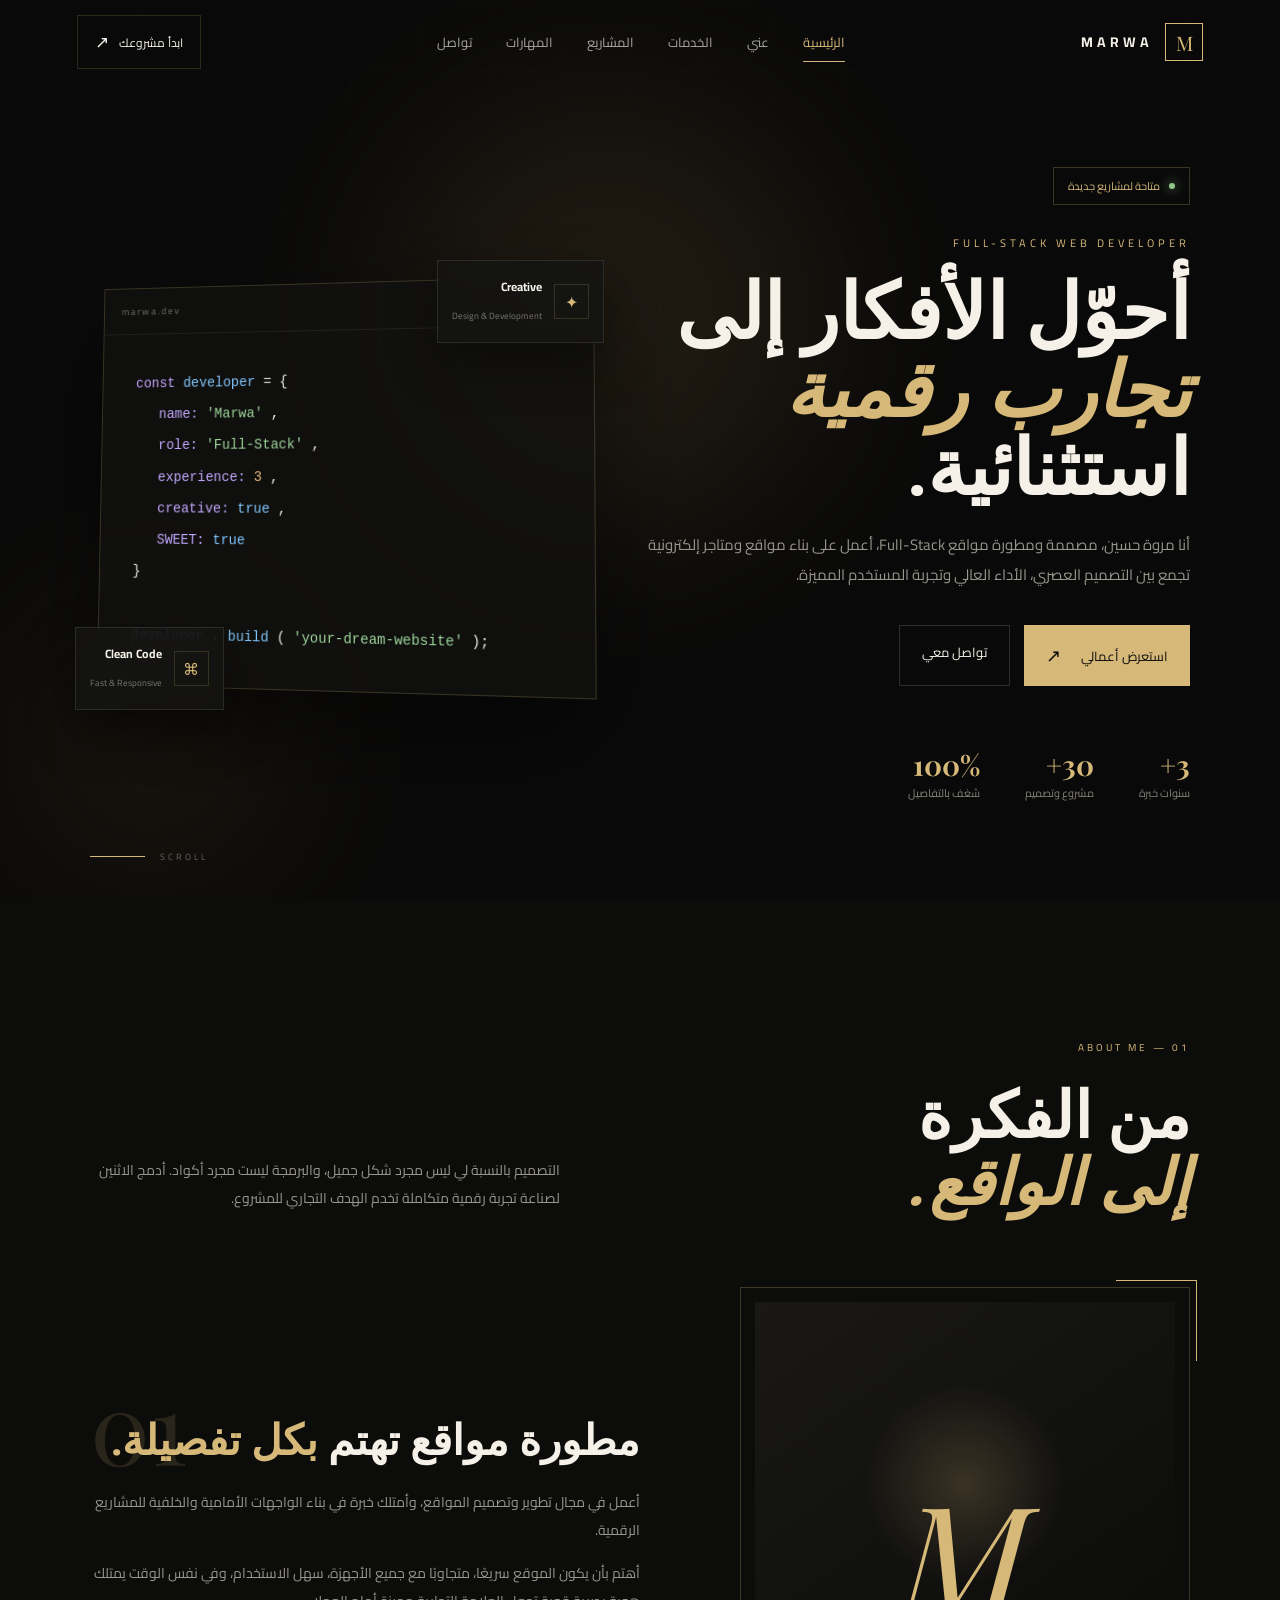
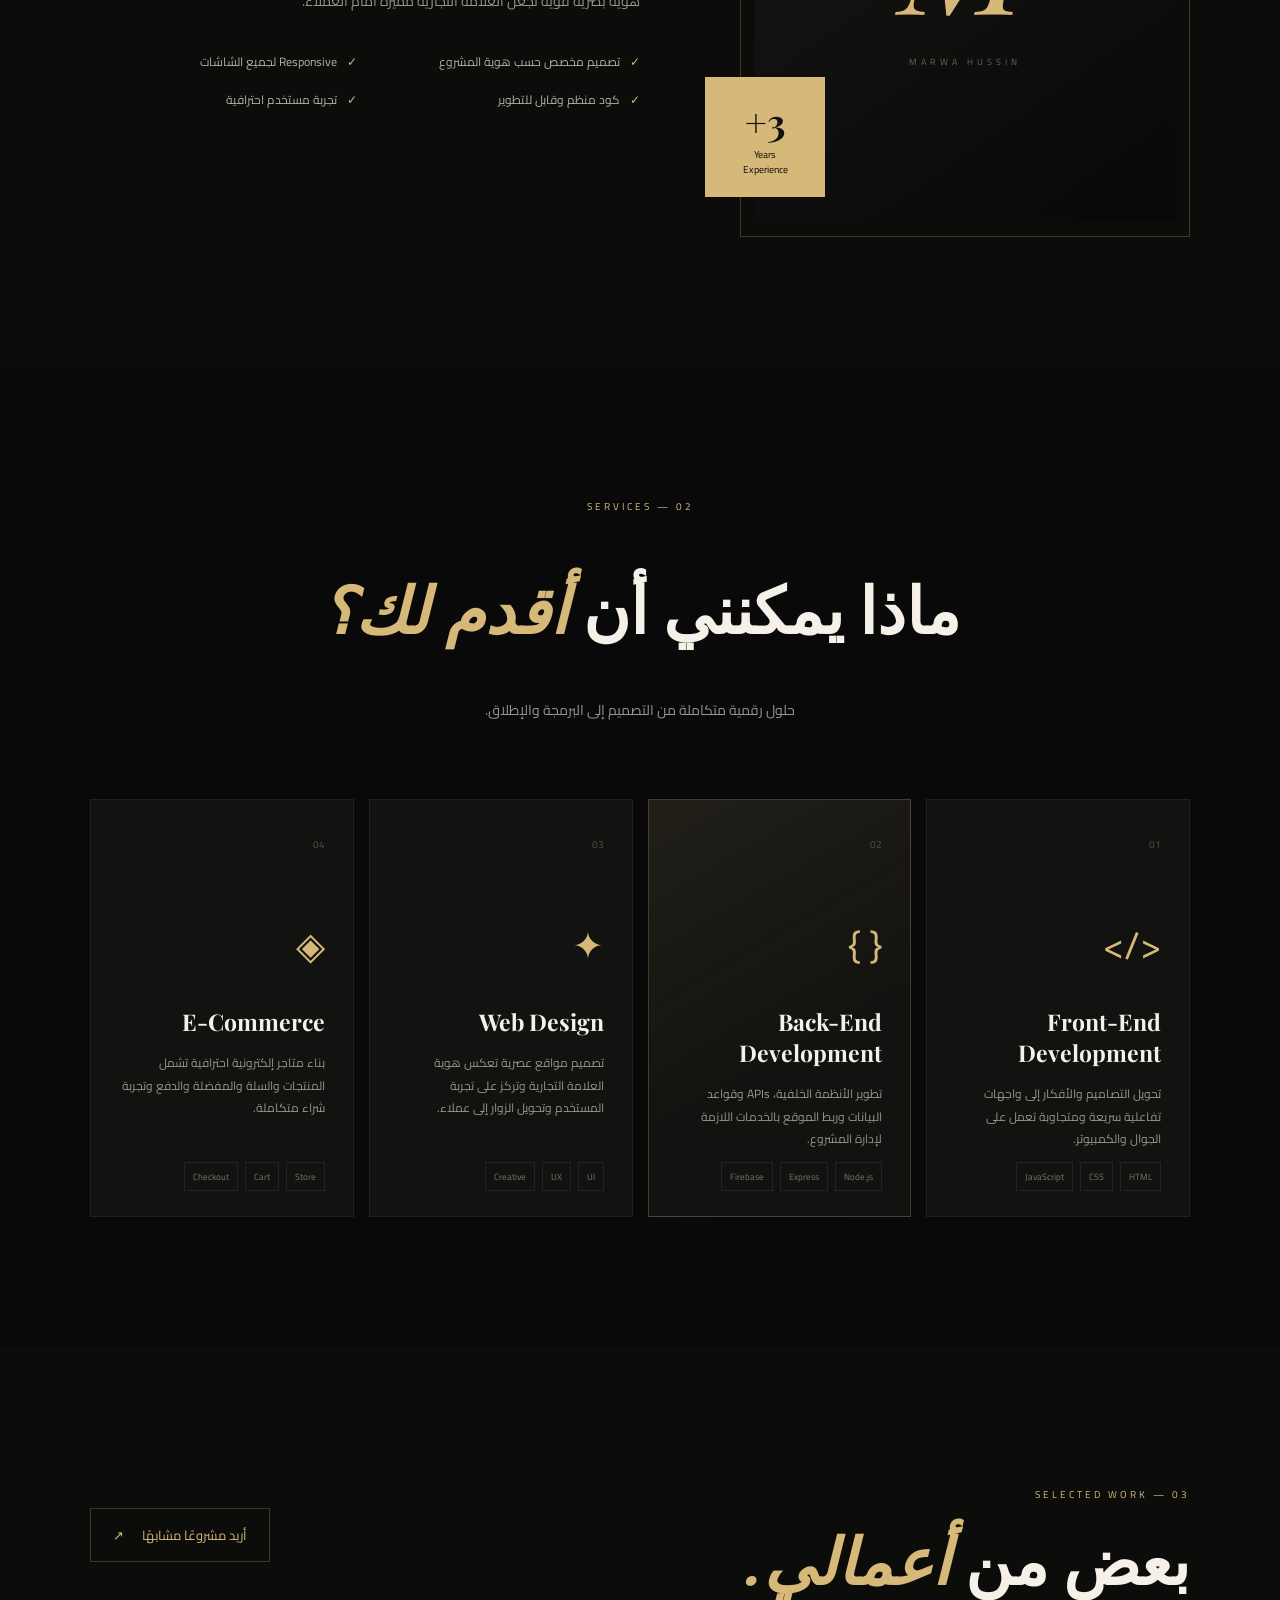
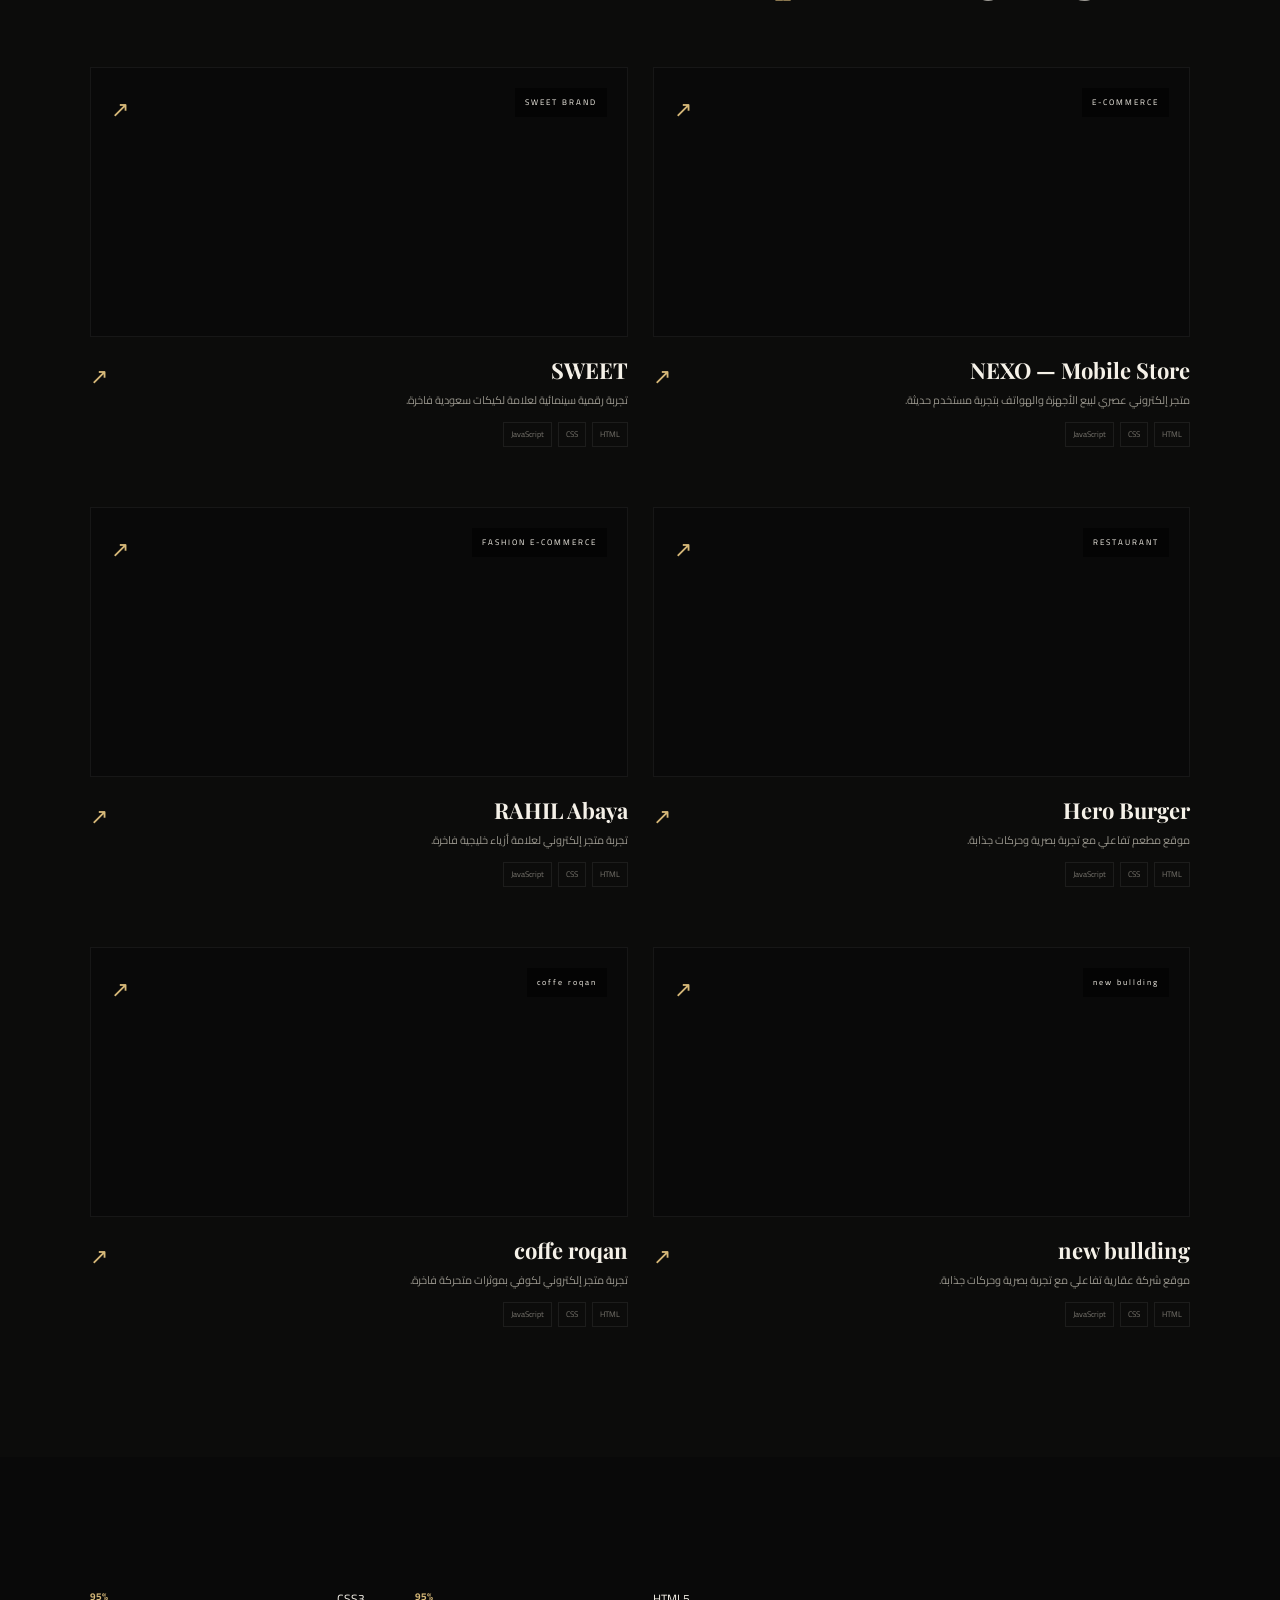
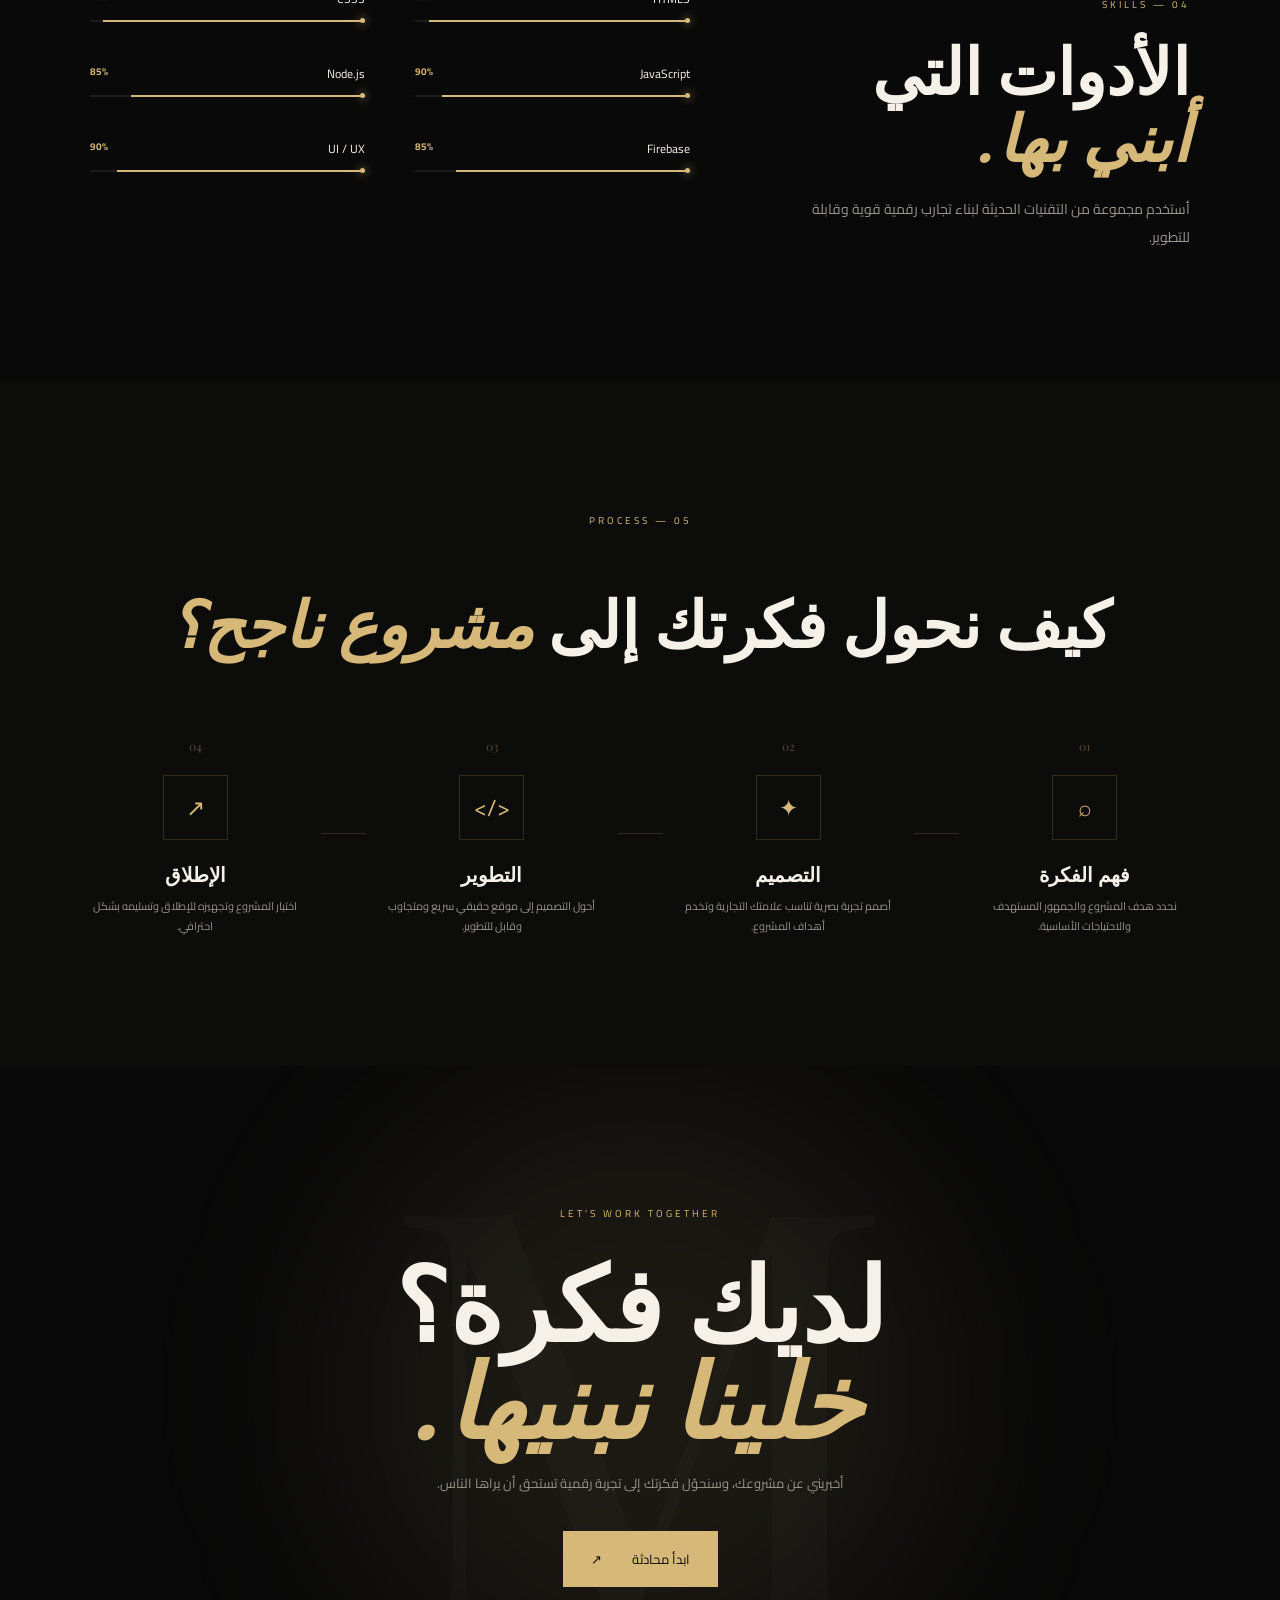
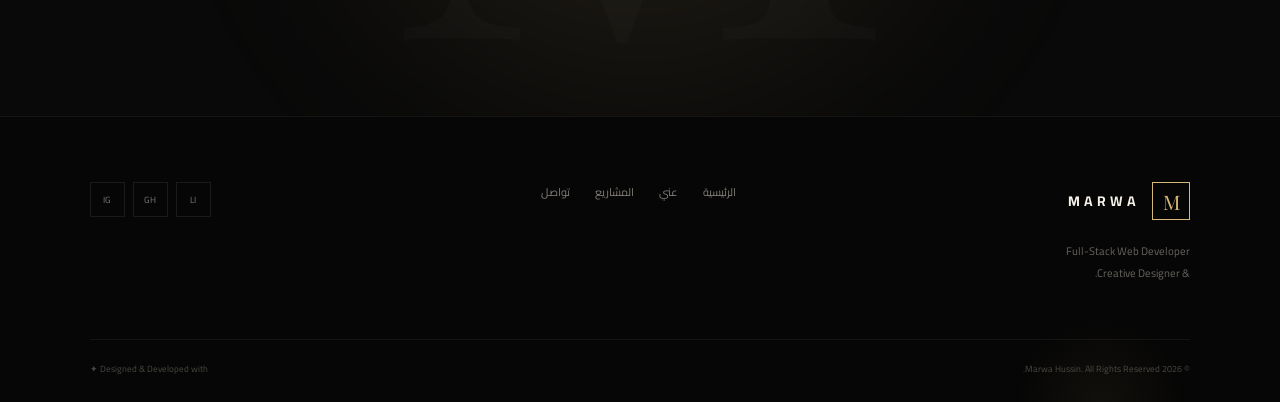
<file: index.html>
<!DOCTYPE html>
<html lang="ar" dir="rtl">

<head>

    <meta charset="UTF-8">

    <meta
        name="viewport"
        content="width=device-width, initial-scale=1.0"
    >

    <meta
        name="theme-color"
        content="#090909"
    >

    <title>
        Marwa Hussin | Full-Stack Web Developer
    </title>

    <meta
        name="description"
        content="Marwa Hussin - Full-Stack Web Developer & Front-End Designer. تصميم وتطوير مواقع ومتاجر إلكترونية عصرية واحترافية."
    >

    <meta
        name="author"
        content="Marwa Hussin"
    >


    <!-- =================================
         GOOGLE FONTS
    ================================== -->

    <link
        rel="preconnect"
        href="https://fonts.googleapis.com"
    >

    <link
        rel="preconnect"
        href="https://fonts.gstatic.com"
        crossorigin
    >

    <link
        href="https://fonts.googleapis.com/css2?family=Cairo:wght@300;400;500;600;700;800&family=Playfair+Display:wght@500;600;700&display=swap"
        rel="stylesheet"
    >


    <!-- =================================
         CSS
    ================================== -->

    <link
        rel="stylesheet"
        href="style.css"
    >

</head>


<body>


    <!-- =================================
         NAVBAR
    ================================== -->

    <header
        class="navbar"
        id="navbar"
    >

        <a
            href="#home"
            class="logo"
            aria-label="Marwa Home"
        >

            <span class="logo-mark">
                M
            </span>

            <span class="logo-text">
                MARWA
            </span>

        </a>


        <nav
            class="nav-links"
            aria-label="Main Navigation"
        >

            <a
                href="#home"
                class="active"
            >
                الرئيسية
            </a>

            <a href="#about">
                عني
            </a>

            <a href="#services">
                الخدمات
            </a>

            <a href="#projects">
                المشاريع
            </a>

            <a href="#skills">
                المهارات
            </a>

            <a href="#contact">
                تواصل
            </a>

        </nav>


        <a
            href="#contact"
            class="nav-contact"
        >

            ابدأ مشروعك

            <span>
                ↗
            </span>

        </a>


        <button
            class="menu-btn"
            id="menuBtn"
            type="button"
            aria-label="فتح القائمة"
            aria-controls="mobileMenu"
            aria-expanded="false"
        >

            <span></span>
            <span></span>
            <span></span>

        </button>

    </header>


    <!-- =================================
         MOBILE MENU
    ================================== -->

    <div
        class="mobile-menu"
        id="mobileMenu"
    >

        <button
            class="mobile-close"
            id="mobileClose"
            type="button"
            aria-label="إغلاق القائمة"
        >
            ×
        </button>


        <a href="#home">
            الرئيسية
        </a>

        <a href="#about">
            عني
        </a>

        <a href="#services">
            الخدمات
        </a>

        <a href="#projects">
            المشاريع
        </a>

        <a href="#skills">
            المهارات
        </a>

        <a href="#contact">
            تواصل
        </a>

    </div>


    <!-- =================================
         MAIN
    ================================== -->

    <main>


        <!-- =================================
             HERO
        ================================== -->

        <section
            class="hero"
            id="home"
        >

            <div class="hero-grid"></div>

            <div class="hero-orb orb-one"></div>

            <div class="hero-orb orb-two"></div>


            <div class="hero-content">


                <div class="hero-tag">

                    <span class="status-dot"></span>

                    متاحة لمشاريع جديدة

                </div>


                <p class="hero-small">
                    FULL-STACK WEB DEVELOPER
                </p>


                <h1>

                    أحوّل الأفكار إلى

                    <span class="gold-text">
                        تجارب رقمية
                    </span>

                    استثنائية.

                </h1>


                <p class="hero-description">

                    أنا مروة حسين، مصممة ومطورة مواقع Full-Stack،
                    أعمل على بناء مواقع ومتاجر إلكترونية تجمع بين
                    التصميم العصري، الأداء العالي وتجربة المستخدم المميزة.

                </p>


                <div class="hero-actions">

                    <a
                        href="#projects"
                        class="primary-btn"
                    >

                        <span>
                            استعرض أعمالي
                        </span>

                        <span class="arrow">
                            ↗
                        </span>

                    </a>


                    <a
                        href="#contact"
                        class="secondary-btn"
                    >
                        تواصل معي
                    </a>

                </div>


                <div class="hero-stats">

                    <div class="stat">

                        <strong>
                            3+
                        </strong>

                        <span>
                            سنوات خبرة
                        </span>

                    </div>


                    <div class="stat">

                        <strong>
                            30+
                        </strong>

                        <span>
                            مشروع وتصميم
                        </span>

                    </div>


                    <div class="stat">

                        <strong>
                            100%
                        </strong>

                        <span>
                            شغف بالتفاصيل
                        </span>

                    </div>

                </div>

            </div>


            <!-- =================================
                 CODE VISUAL
            ================================== -->

            <div class="hero-visual">


                <div class="code-window">


                    <div class="window-header">

                        <div class="window-dots">

                            <span></span>
                            <span></span>
                            <span></span>

                        </div>


                        <div class="window-title">
                            marwa.dev
                        </div>

                    </div>


                    <div class="code-content">

                        <div>

                            <span class="code-purple">
                                const
                            </span>

                            <span class="code-blue">
                                developer
                            </span>

                            <span>
                                =
                            </span>

                            <span>
                                {
                            </span>

                        </div>


                        <div class="indent">

                            <span class="code-purple">
                                name:
                            </span>

                            <span class="code-green">
                                'Marwa'
                            </span>,

                        </div>


                        <div class="indent">

                            <span class="code-purple">
                                role:
                            </span>

                            <span class="code-green">
                                'Full-Stack'
                            </span>,

                        </div>


                        <div class="indent">

                            <span class="code-purple">
                                experience:
                            </span>

                            <span class="code-orange">
                                3
                            </span>,

                        </div>


                        <div class="indent">

                            <span class="code-purple">
                                creative:
                            </span>

                            <span class="code-blue">
                                true
                            </span>,

                        </div>


                        <div class="indent">

                            <span class="code-purple">
                                SWEET:
                            </span>

                            <span class="code-blue">
                                true
                            </span>

                        </div>


                        <div>

                            <span>
                                }
                            </span>

                        </div>


                        <br>


                        <div>

                            <span class="code-purple">
                                developer
                            </span>

                            <span>
                                .
                            </span>

                            <span class="code-blue">
                                build
                            </span>

                            <span>
                                (
                            </span>

                            <span class="code-green">
                                'your-dream-website'
                            </span>

                            <span>
                                );
                            </span>

                        </div>

                    </div>


                    <div class="code-cursor"></div>

                </div>


                <div class="floating-card card-top">

                    <span class="mini-icon">
                        ✦
                    </span>

                    <div>

                        <strong>
                            Creative
                        </strong>

                        <small>
                            Design & Development
                        </small>

                    </div>

                </div>


                <div class="floating-card card-bottom">

                    <span class="mini-icon">
                        ⌘
                    </span>

                    <div>

                        <strong>
                            Clean Code
                        </strong>

                        <small>
                            Fast & Responsive
                        </small>

                    </div>

                </div>

            </div>


            <div class="scroll-indicator">

                <span>
                    SCROLL
                </span>

                <div class="scroll-line"></div>

            </div>

        </section>


        <!-- =================================
             ABOUT
        ================================== -->

        <section
            class="section about"
            id="about"
        >

            <div class="section-heading">

                <div>

                    <span class="eyebrow">
                        01 — ABOUT ME
                    </span>

                    <h2>

                        من الفكرة

                        <br>

                        <span>
                            إلى الواقع.
                        </span>

                    </h2>

                </div>


                <p>

                    التصميم بالنسبة لي ليس مجرد شكل جميل،
                    والبرمجة ليست مجرد أكواد. أدمج الاثنين لصناعة
                    تجربة رقمية متكاملة تخدم الهدف التجاري للمشروع.

                </p>

            </div>


            <div class="about-grid">


                <div class="about-image">

                    <div class="image-frame">

                        <div class="image-placeholder">

                            <span>
                                M
                            </span>

                            <small>
                                MARWA HUSSIN
                            </small>

                        </div>

                    </div>


                    <div class="experience-badge">

                        <strong>
                            3+
                        </strong>

                        <span>
                            Years<br>
                            Experience
                        </span>

                    </div>

                </div>


                <div class="about-text">

                    <span class="about-number">
                        01
                    </span>


                    <h3>

                        مطورة مواقع تهتم

                        <span>
                            بكل تفصيلة.
                        </span>

                    </h3>


                    <p>

                        أعمل في مجال تطوير وتصميم المواقع، وأمتلك خبرة
                        في بناء الواجهات الأمامية والخلفية للمشاريع الرقمية.

                    </p>


                    <p>

                        أهتم بأن يكون الموقع سريعًا، متجاوبًا مع جميع الأجهزة،
                        سهل الاستخدام، وفي نفس الوقت يمتلك هوية بصرية قوية
                        تجعل العلامة التجارية مميزة أمام العملاء.

                    </p>


                    <div class="about-list">

                        <div>

                            <span>
                                ✓
                            </span>

                            تصميم مخصص حسب هوية المشروع

                        </div>


                        <div>

                            <span>
                                ✓
                            </span>

                            Responsive لجميع الشاشات

                        </div>


                        <div>

                            <span>
                                ✓
                            </span>

                            كود منظم وقابل للتطوير

                        </div>


                        <div>

                            <span>
                                ✓
                            </span>

                            تجربة مستخدم احترافية

                        </div>

                    </div>

                </div>

            </div>

        </section>


        <!-- =================================
             SERVICES
        ================================== -->

        <section
            class="section services"
            id="services"
        >

            <div class="section-heading center">

                <span class="eyebrow">
                    02 — SERVICES
                </span>

                <h2>

                    ماذا يمكنني أن

                    <span>
                        أقدم لك؟
                    </span>

                </h2>

                <p>
                    حلول رقمية متكاملة من التصميم إلى البرمجة والإطلاق.
                </p>

            </div>


            <div class="services-grid">


                <article class="service-card">

                    <div class="service-number">
                        01
                    </div>

                    <div class="service-icon">
                        &lt;/&gt;
                    </div>

                    <h3>
                        Front-End Development
                    </h3>

                    <p>

                        تحويل التصاميم والأفكار إلى واجهات تفاعلية
                        سريعة ومتجاوبة تعمل على الجوال والكمبيوتر.

                    </p></br>

                    <div class="service-tags">

                        <span>
                            HTML
                        </span>

                        <span>
                            CSS
                        </span>

                        <span>
                            JavaScript
                        </span>

                    </div>

                </article>


                <article class="service-card featured">

                    <div class="service-number">
                        02
                    </div>

                    <div class="service-icon">
                        { }
                    </div>

                    <h3>
                        Back-End Development
                    </h3>

                    <p>

                        تطوير الأنظمة الخلفية، APIs وقواعد البيانات
                        وربط الموقع بالخدمات اللازمة لإدارة المشروع.

                    </p></br>

                    <div class="service-tags">

                        <span>
                            Node.js
                        </span>

                        <span>
                            Express
                        </span>

                        <span>
                            Firebase
                        </span>

                    </div>

                </article>


                <article class="service-card">

                    <div class="service-number">
                        03
                    </div>

                    <div class="service-icon">
                        ✦
                    </div>

                    <h3>
                        Web Design
                    </h3>

                    <p>

                        تصميم مواقع عصرية تعكس هوية العلامة التجارية
                        وتركز على تجربة المستخدم وتحويل الزوار إلى عملاء.

                    </p></br>

                    <div class="service-tags">

                        <span>
                            UI
                        </span>

                        <span>
                            UX
                        </span>

                        <span>
                            Creative
                        </span>

                    </div>

                </article>


                <article class="service-card">

                    <div class="service-number">
                        04
                    </div>

                    <div class="service-icon">
                        ◈
                    </div>

                    <h3>
                        E-Commerce
                    </h3>

                    <p>

                        بناء متاجر إلكترونية احترافية تشمل المنتجات
                        والسلة والمفضلة والدفع وتجربة شراء متكاملة.

                    </p></br>

                    <div class="service-tags">

                        <span>
                            Store
                        </span>

                        <span>
                            Cart
                        </span>

                        <span>
                            Checkout
                        </span>

                    </div>

                </article>

            </div>

        </section>


        <!-- =================================
             PROJECTS
        ================================== -->

        <section
            class="section projects"
            id="projects"
        >

            <div class="section-heading projects-heading">

                <div>

                    <span class="eyebrow">
                        03 — SELECTED WORK
                    </span>

                    <h2>

                        بعض من

                        <span>
                            أعمالي.
                        </span>

                    </h2>

                </div>


                <a
                    href="#contact"
                    class="outline-btn"
                >

                    أريد مشروعًا مشابهًا

                    <span>
                        ↗
                    </span>

                </a>

            </div>


            <div class="projects-grid">


                <!-- PROJECT 1 -->

                <article class="project-card">

                    <div class="project-image project-one">

                        <video
                            class="project-video"
                               autoplay
                            loop
                            muted
                            loop
                            playsinline
                            webkit-playsinline
                            preload="metadata"
                            aria-label="NEXO Mobile Store preview"
                        >

                            <source
                                src="https://res.cloudinary.com/jc28wib9/video/upload/v1787762153/nexo_qcud5t.mp4"
                                type="video/mp4"
                            >

                            متصفحك لا يدعم تشغيل الفيديو.

                        </video>


                        <div class="project-overlay">

                            <span class="project-category">
                                E-COMMERCE
                            </span>


                            <a
                                href="project.html?project=nexo"
                                class="project-arrow"
                                aria-label="عرض مشروع NEXO"
                            >
                                ↗
                            </a>

                        </div>

                    </div>


                    <div class="project-info">

                        <div>

                            <h3>
                                NEXO — Mobile Store
                            </h3>

                            <p>
                                متجر إلكتروني عصري لبيع الأجهزة والهواتف
                                بتجربة مستخدم حديثة.
                            </p>


                            <div class="project-tech">

                                <span>
                                    HTML
                                </span>

                                <span>
                                    CSS
                                </span>

                                <span>
                                    JavaScript
                                </span>

                            </div>

                        </div>


                        <a
                            href="project.html?project=nexo"
                            class="project-arrow"
                            aria-label="عرض تفاصيل مشروع NEXO"
                        >
                            ↗
                        </a>

                    </div>

                </article>


                <!-- PROJECT 2 -->

                <article class="project-card">

                    <div class="project-image project-two">

                        <video
                            class="project-video"
                                  autoplay
                            loop
                            muted
                            loop
                            playsinline
                            webkit-playsinline
                            preload="metadata"
                            aria-label="SWEET website preview"
                        >

                            <source
                                src="https://res.cloudinary.com/jc28wib9/video/upload/v1787762155/roqan_vycy0r.mp4"
                                type="video/mp4"
                            >

                            متصفحك لا يدعم تشغيل الفيديو.

                        </video>


                        <div class="project-overlay">

                            <span class="project-category">
                                SWEET BRAND
                            </span>


                            <a
                                href="project.html?project=roqan"
                                class="project-arrow"
                                aria-label="عرض مشروع SWEET"
                            >
                                ↗
                            </a>

                        </div>

                    </div>


                    <div class="project-info">

                        <div>

                            <h3>
                                SWEET
                            </h3>

                            <p>
                                تجربة رقمية سينمائية لعلامة لكيكات سعودية فاخرة.
                            </p>


                            <div class="project-tech">

                                <span>
                                    HTML
                                </span>

                                <span>
                                    CSS
                                </span>

                                <span>
                                    JavaScript
                                </span>

                            </div>

                        </div>


                           <a
                                href="project.html?project=roqan"
                                class="project-arrow"
                                aria-label="عرض مشروع SWEET"
                            >
                                ↗
                            </a>

                    </div>

                </article>


                <!-- PROJECT 3 -->

                <article class="project-card">

                    <div class="project-image project-three">

                        <video
                            class="project-video"
                            autoplay
                            loop
                            muted
                            loop
                            playsinline
                            webkit-playsinline
                            preload="metadata"
                            aria-label="Hero Burger website preview"
                        >

                            <source
                                src="https://res.cloudinary.com/jc28wib9/video/upload/v1787762150/burger_txskf0.mp4"
                                type="video/mp4"
                            >

                            متصفحك لا يدعم تشغيل الفيديو.

                        </video>


                        <div class="project-overlay">

                            <span class="project-category">
                                RESTAURANT
                            </span>


                            <a
                                href="project.html?project=burger"
                                class="project-arrow"
                                aria-label="عرض مشروع Hero Burger"
                            >
                                ↗
                            </a>

                        </div>

                    </div>


                    <div class="project-info">

                        <div>

                            <h3>
                                Hero Burger
                            </h3>

                            <p>
                                موقع مطعم تفاعلي مع تجربة بصرية وحركات جذابة.
                            </p>


                            <div class="project-tech">

                                <span>
                                    HTML
                                </span>

                                <span>
                                    CSS
                                </span>

                                <span>
                                    JavaScript
                                </span>

                            </div>

                        </div>
        <a
                                href="project.html?project=burger"
                                class="project-arrow"
                                aria-label="عرض مشروع Hero Burger"
                            >
                                ↗
                            </a>

                    </div>

                </article>


                <!-- PROJECT 4 -->

                <article class="project-card">

                    <div class="project-image project-four">

                        <video
                            class="project-video"
                                   autoplay
                            loop
                            muted
                            loop
                            playsinline
                            webkit-playsinline
                            preload="metadata"
                            aria-label="RAHIL Abaya website preview"
                        >

                            <source
                                src="https://res.cloudinary.com/jc28wib9/video/upload/v1787762411/abaya_vkzcuw.mp4"
                                type="video/mp4"
                            >

                            متصفحك لا يدعم تشغيل الفيديو.

                        </video>


                        <div class="project-overlay">

                            <span class="project-category">
                                FASHION E-COMMERCE
                            </span>


                            <a
                                href="project.html?project=abaya"
                                class="project-arrow"
                                aria-label="عرض مشروع RAHIL Abaya"
                            >
                                ↗
                            </a>

                        </div>

                    </div>


                    <div class="project-info">

                        <div>

                            <h3>
                                RAHIL Abaya
                            </h3>

                            <p>
                                تجربة متجر إلكتروني لعلامة أزياء خليجية فاخرة.
                            </p>


                            <div class="project-tech">

                                <span>
                                    HTML
                                </span>

                                <span>
                                    CSS
                                </span>

                                <span>
                                    JavaScript
                                </span>

                            </div>

                        </div>

     <a
                                href="project.html?project=abaya"
                                class="project-arrow"
                                aria-label="عرض مشروع RAHIL Abaya"
                            >
                                ↗
                            </a>

                    </div>

                </article>

                   <!-- PROJECT 5 -->

                <article class="project-card">

                    <div class="project-image project-three">

                        <video
                            class="project-video"
                            autoplay
                            loop
                            muted
                            loop
                            playsinline
                            webkit-playsinline
                            preload="metadata"
                            aria-label="Hero Burger website preview"
                        >

                            <source
                                src="https://res.cloudinary.com/jc28wib9/video/upload/v1788391401/Video_Project_46_lvf1rd.mp4"
                                type="video/mp4"
                            >

                            متصفحك لا يدعم تشغيل الفيديو.

                        </video>


                        <div class="project-overlay">

                            <span class="project-category">
                                new bullding
                            </span>


                            <a
                                href="project.html?project=building"
                                class="project-arrow"
                                aria-label="عرض مشروع building"
                            >
                                ↗
                            </a>

                        </div>

                    </div>


                    <div class="project-info">

                        <div>

                            <h3>
                                new bullding
                            </h3>

                            <p>
                                موقع شركة عقارية  تفاعلي مع تجربة بصرية وحركات جذابة.
                            </p>


                            <div class="project-tech">

                                <span>
                                    HTML
                                </span>

                                <span>
                                    CSS
                                </span>

                                <span>
                                    JavaScript
                                </span>

                            </div>

                        </div>
                    <a
                                href="project.html?project=building"
                                class="project-arrow"
                                aria-label="عرض مشروع building"
                            >
                                ↗
                            </a>

                    </div>

                </article>


                <!-- PROJECT 6 -->

                <article class="project-card">

                    <div class="project-image project-four">

                        <video
                            class="project-video"
                                   autoplay
                            loop
                            muted
                            loop
                            playsinline
                            webkit-playsinline
                            preload="metadata"
                            aria-label="RAHIL Abaya website preview"
                        >

                            <source
                                src="https://res.cloudinary.com/jc28wib9/video/upload/v1788392860/075b8627a5214537bfbc2a11aea7526a_osvq6w.mp4"
                                type="video/mp4"
                            >

                            متصفحك لا يدعم تشغيل الفيديو.

                        </video>


                        <div class="project-overlay">

                            <span class="project-category">
                                coffe roqan
                            </span>


                            <a
                                href="project.html?project=coffe"
                                class="project-arrow"
                                aria-label="عرض مشروع coffe roqan"
                            >
                                ↗
                            </a>

                        </div>

                    </div>


                    <div class="project-info">

                        <div>

                            <h3>
                                coffe roqan
                            </h3>

                            <p>
                                تجربة متجر إلكتروني لكوفي بموثرات متحركة فاخرة.
                            </p>


                            <div class="project-tech">

                                <span>
                                    HTML
                                </span>

                                <span>
                                    CSS
                                </span>

                                <span>
                                    JavaScript
                                </span>

                            </div>

                        </div>

                   <a
                                href="project.html?project=coffe"
                                class="project-arrow"
                                aria-label="عرض مشروع coffe roqan"
                            >
                                ↗
                            </a>

                    </div>

                </article>
            </div>

        </section>


        <!-- =================================
             SKILLS
        ================================== -->

        <section
            class="section skills"
            id="skills"
        >

            <div class="skills-intro">

                <span class="eyebrow">
                    04 — SKILLS
                </span>

                <h2>

                    الأدوات التي

                    <span>
                        أبني بها.
                    </span>

                </h2>

                <p>

                    أستخدم مجموعة من التقنيات الحديثة لبناء تجارب
                    رقمية قوية وقابلة للتطوير.

                </p>

            </div>


            <div class="skills-container">


                <div class="skill-item">

                    <div class="skill-top">

                        <span>
                            HTML5
                        </span>

                        <strong>
                            95%
                        </strong>

                    </div>

                    <div class="skill-bar">

                        <span style="width:95%"></span>

                    </div>

                </div>


                <div class="skill-item">

                    <div class="skill-top">

                        <span>
                            CSS3
                        </span>

                        <strong>
                            95%
                        </strong>

                    </div>

                    <div class="skill-bar">

                        <span style="width:95%"></span>

                    </div>

                </div>


                <div class="skill-item">

                    <div class="skill-top">

                        <span>
                            JavaScript
                        </span>

                        <strong>
                            90%
                        </strong>

                    </div>

                    <div class="skill-bar">

                        <span style="width:90%"></span>

                    </div>

                </div>


                <div class="skill-item">

                    <div class="skill-top">

                        <span>
                            Node.js
                        </span>

                        <strong>
                            85%
                        </strong>

                    </div>

                    <div class="skill-bar">

                        <span style="width:85%"></span>

                    </div>

                </div>


                <div class="skill-item">

                    <div class="skill-top">

                        <span>
                            Firebase
                        </span>

                        <strong>
                            85%
                        </strong>

                    </div>

                    <div class="skill-bar">

                        <span style="width:85%"></span>

                    </div>

                </div>


                <div class="skill-item">

                    <div class="skill-top">

                        <span>
                            UI / UX
                        </span>

                        <strong>
                            90%
                        </strong>

                    </div>

                    <div class="skill-bar">

                        <span style="width:90%"></span>

                    </div>

                </div>

            </div>

        </section>


        <!-- =================================
             PROCESS
        ================================== -->

        <section class="section process">

            <div class="section-heading center">

                <span class="eyebrow">
                    05 — PROCESS
                </span>

                <h2>

                    كيف نحول فكرتك إلى

                    <span>
                        مشروع ناجح؟
                    </span>

                </h2>

            </div>


            <div class="process-grid">


                <div class="process-item">

                    <span class="process-number">
                        01
                    </span>

                    <div class="process-icon">
                        ⌕
                    </div>

                    <h3>
                        فهم الفكرة
                    </h3>

                    <p>
                        نحدد هدف المشروع والجمهور المستهدف
                        والاحتياجات الأساسية.
                    </p>

                </div>


                <div class="process-line"></div>


                <div class="process-item">

                    <span class="process-number">
                        02
                    </span>

                    <div class="process-icon">
                        ✦
                    </div>

                    <h3>
                        التصميم
                    </h3>

                    <p>
                        أصمم تجربة بصرية تناسب علامتك التجارية
                        وتخدم أهداف المشروع.
                    </p>

                </div>


                <div class="process-line"></div>


                <div class="process-item">

                    <span class="process-number">
                        03
                    </span>

                    <div class="process-icon">
                        &lt;/&gt;
                    </div>

                    <h3>
                        التطوير
                    </h3>

                    <p>
                        أحول التصميم إلى موقع حقيقي سريع ومتجاوب
                        وقابل للتطوير.
                    </p>

                </div>


                <div class="process-line"></div>


                <div class="process-item">

                    <span class="process-number">
                        04
                    </span>

                    <div class="process-icon">
                        ↗
                    </div>

                    <h3>
                        الإطلاق
                    </h3>

                    <p>
                        اختبار المشروع وتجهيزه للإطلاق
                        وتسليمه بشكل احترافي.
                    </p>

                </div>

            </div>

        </section>


        <!-- =================================
             CTA
        ================================== -->

        <section
            class="cta"
            id="contact"
        >

            <div class="cta-glow"></div>


            <div class="cta-content">

                <span class="eyebrow">
                    LET'S WORK TOGETHER
                </span>


                <h2>

                    لديك فكرة؟

                    <br>

                    <span>
                        خلينا نبنيها.
                    </span>

                </h2>


                <p>

                    أخبريني عن مشروعك، وسنحوّل فكرتك إلى
                    تجربة رقمية تستحق أن يراها الناس.

                </p>


                <a
                    href="mailto:marwa.h1k2@gmail.com"
                    class="cta-button"
                >

                    <span>
                        ابدأ محادثة
                    </span>

                    <span>
                        ↗
                    </span>

                </a>

            </div>


            <div class="cta-decoration">
                M
            </div>

        </section>

    </main>


    <!-- =================================
         FOOTER
    ================================== -->

    <footer>

        <div class="footer-top">


            <div class="footer-brand">

                <a
                    href="#home"
                    class="logo"
                >

                    <span class="logo-mark">
                        M
                    </span>

                    <span class="logo-text">
                        MARWA
                    </span>

                </a>


                <p>

                    Full-Stack Web Developer
                    <br>
                    & Creative Designer.

                </p>

            </div>


            <div class="footer-links">

                <a href="#home">
                    الرئيسية
                </a>

                <a href="#about">
                    عني
                </a>

                <a href="#projects">
                    المشاريع
                </a>

                <a href="#contact">
                    تواصل
                </a>

            </div>


            <div class="footer-social">

                <a
                    href="#"
                    aria-label="LinkedIn"
                >
                    LI
                </a>

                <a
                    href="#"
                    aria-label="GitHub"
                >
                    GH
                </a>

                <a
                    href="#"
                    aria-label="Instagram"
                >
                    IG
                </a>

            </div>

        </div>


        <div class="footer-bottom">

            <span>
                © 2026 Marwa Hussin. All Rights Reserved.
            </span>

            <span>
                Designed & Developed with ✦
            </span>

        </div>

    </footer>


    <!-- =================================
         JAVASCRIPT
    ================================== -->

    <script src="script.js"></script>

</body>

</html>
</file>
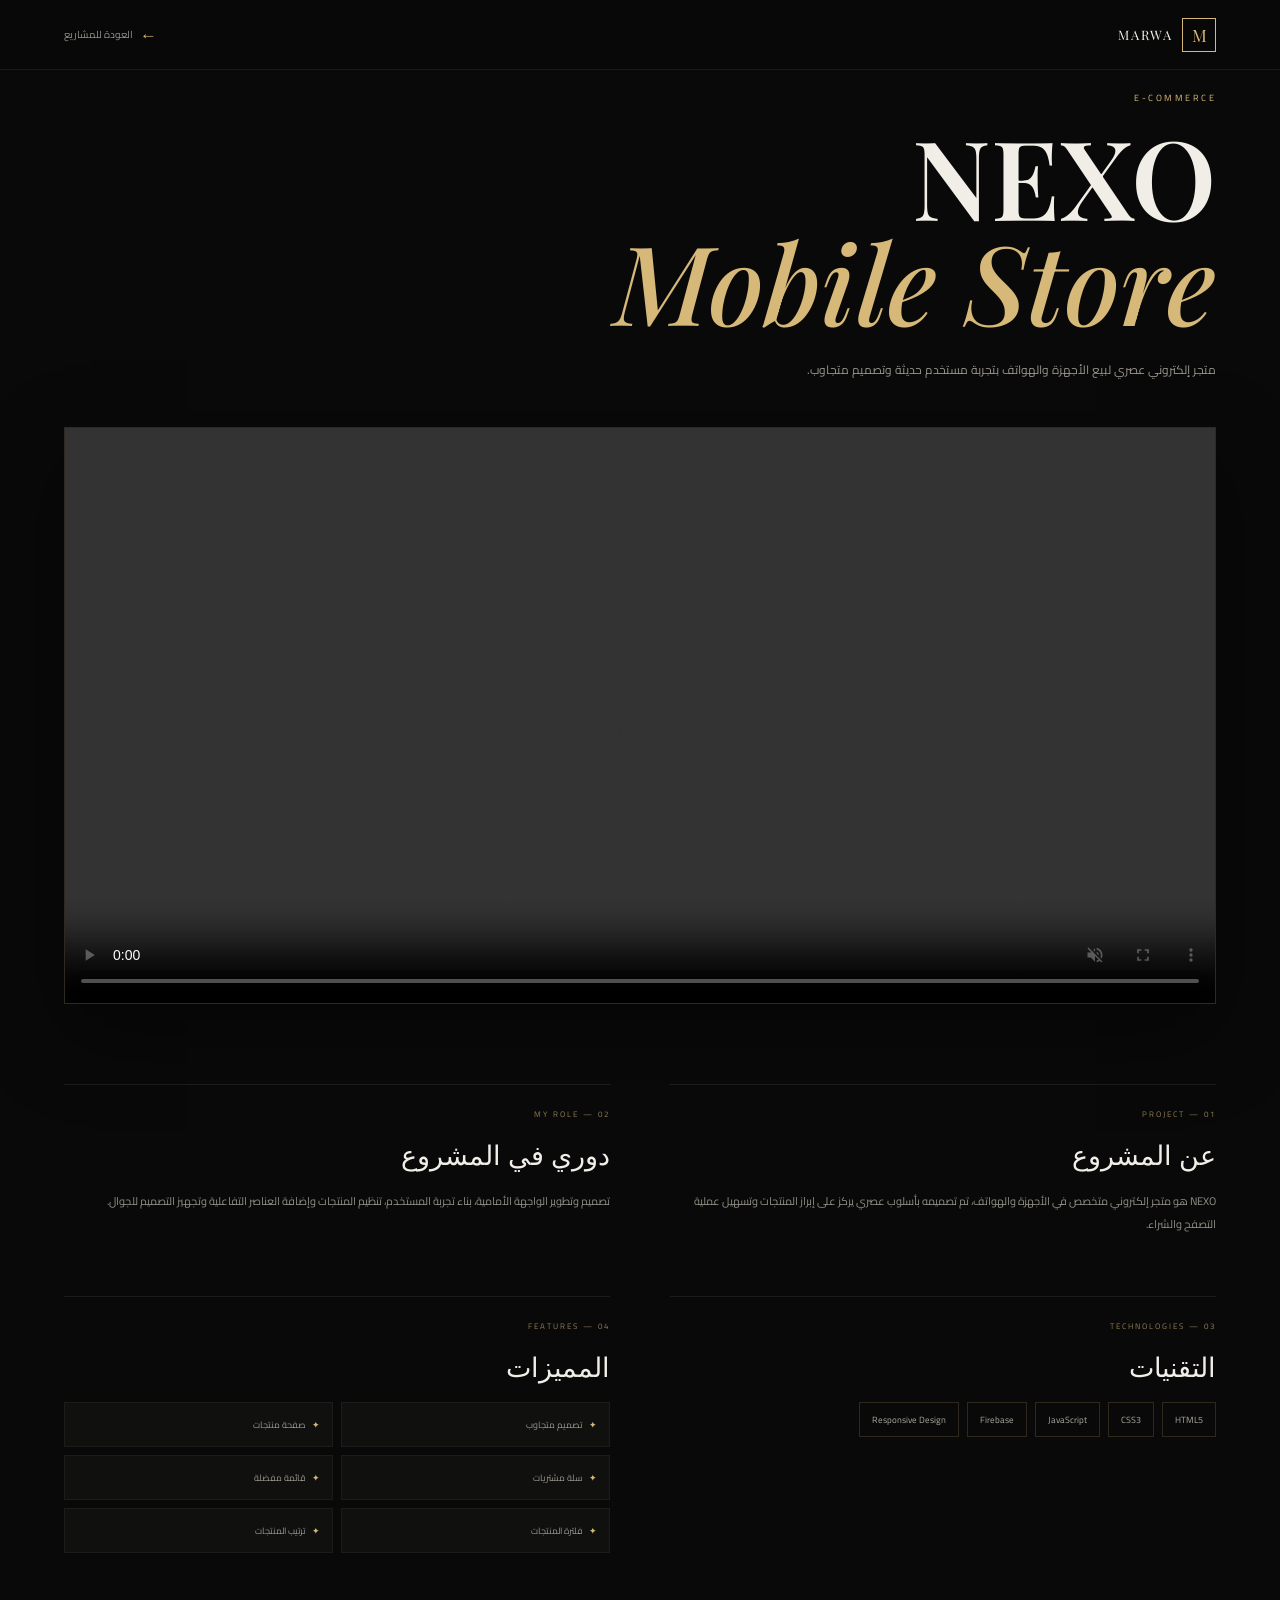
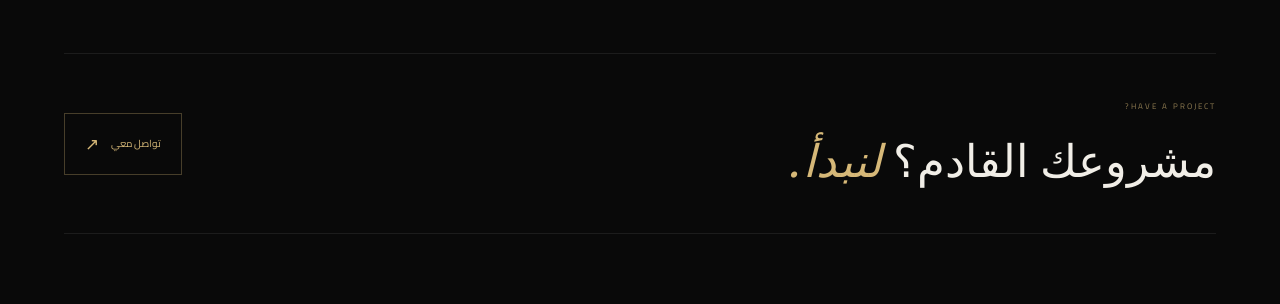
<file: project.html>
<!DOCTYPE html>
<html lang="ar" dir="rtl">

<head>

    <meta charset="UTF-8">

    <meta
        name="viewport"
        content="width=device-width, initial-scale=1.0"
    >

    <title>Project | Marwa Hussin</title>

    <meta
        name="description"
        content="مشروع من أعمال Marwa Hussin في تصميم وتطوير المواقع"
    >

    <link rel="preconnect" href="https://fonts.googleapis.com">

    <link
        rel="preconnect"
        href="https://fonts.gstatic.com"
        crossorigin
    >

    <link
        href="https://fonts.googleapis.com/css2?family=Cairo:wght@300;400;500;600;700;800&family=Playfair+Display:wght@500;600;700&display=swap"
        rel="stylesheet"
    >

    <link rel="stylesheet" href="project.css">

</head>

<body>

    <header class="project-navbar">

        <a href="index.html" class="logo">

            <span class="logo-mark">M</span>

            <span class="logo-text">MARWA</span>

        </a>

        <a
            href="index.html#projects"
            class="back-btn"
        >

            <span class="back-icon">←</span>

            <span>العودة للمشاريع</span>

        </a>

    </header>


 <main id="projectPage">

</main>

<script src="project.js"></script>
</body>

</html>
</file>
<file: style.css>
/* =========================================
   RESET
========================================= */

* {
    margin: 0;
    padding: 0;
    box-sizing: border-box;
}
html {
    width: 100%;
    max-width: 100%;
    min-width: 100%;
    overflow-x: hidden;
    scroll-behavior: smooth;
}

body {
    width: 100%;
    max-width: 100%;
    min-width: 100%;
    margin: 0;
    padding: 0;

    background: #090909;
    color: #f5f1e8;
    font-family: "Cairo", sans-serif;

    overflow-x: hidden;
    position: relative;
}

main {
    width: 100%;
    max-width: 100%;
    min-width: 0;

    overflow-x: clip;
    position: relative;
}
a {
    text-decoration: none;
    color: inherit;
}

button {
    font-family: inherit;
}

::selection {
    background: #d6b878;
    color: #080808;
}


/* =========================================
   VARIABLES
========================================= */

:root {
    --bg: #090909;
    --bg-light: #11110f;
    --card: #121210;
    --gold: #d6b878;
    --gold-light: #ead39b;
    --white: #f5f1e8;
    --muted: #98958c;
    --border: rgba(214, 184, 120, 0.18);
}


/* =========================================
   LOADER
========================================= */

.loader {
    position: fixed;
    inset: 0;
    background: #090909;
    z-index: 9999;
    display: flex;
    align-items: center;
    justify-content: center;
    flex-direction: column;
    gap: 25px;
    transition: 0.8s ease;
}

.loader.hide {
    opacity: 0;
    visibility: hidden;
}

.loader-logo {
    font-family: "Playfair Display", serif;
    font-size: 80px;
    color: var(--gold);
}

.loader-line {
    width: 180px;
    height: 1px;
    background: rgba(255,255,255,0.1);
    overflow: hidden;
}

.loader-line span {
    display: block;
    height: 100%;
    width: 0;
    background: var(--gold);
    animation: loader 1.5s forwards;
}

@keyframes loader {
    to {
        width: 100%;
    }
}


/* =========================================
   NAVBAR
========================================= */

.navbar {
    position: fixed;
    top: 0;
    right: 0;
    left: 0;
    height: 85px;
    padding: 0 6%;
    display: flex;
    align-items: center;
    justify-content: space-between;
    z-index: 1000;
    border-bottom: 1px solid transparent;
    transition: 0.4s ease;
}

.navbar.scrolled {
    background: rgba(9,9,9,0.88);
    backdrop-filter: blur(20px);
    border-color: rgba(255,255,255,0.07);
}

.logo {
    display: flex;
    align-items: center;
    gap: 12px;
}

.logo-mark {
    width: 38px;
    height: 38px;
    border: 1px solid var(--gold);
    display: grid;
    place-items: center;
    color: var(--gold);
    font-family: "Playfair Display", serif;
    font-size: 20px;
}

.logo-text {
    font-size: 14px;
    letter-spacing: 4px;
    font-weight: 700;
}

.nav-links {
    display: flex;
    gap: 34px;
    align-items: center;
}

.nav-links a {
    color: #aaa79f;
    font-size: 13px;
    transition: 0.3s;
    position: relative;
}

.nav-links a::after {
    content: "";
    position: absolute;
    right: 0;
    bottom: -8px;
    width: 0;
    height: 1px;
    background: var(--gold);
    transition: 0.3s;
}

.nav-links a:hover,
.nav-links a.active {
    color: var(--gold);
}

.nav-links a:hover::after,
.nav-links a.active::after {
    width: 100%;
}

.nav-contact {
    border: 1px solid var(--border);
    padding: 10px 17px;
    font-size: 12px;
    display: flex;
    align-items: center;
    gap: 10px;
    transition: 0.3s;
}

.nav-contact:hover {
    background: var(--gold);
    color: #111;
}

.nav-contact span {
    font-size: 17px;
}

.menu-btn {
    display: none;
    border: 0;
    background: none;
    width: 35px;
    cursor: pointer;
}

.menu-btn span {
    display: block;
    height: 1px;
    background: white;
    margin: 7px 0;
}


/* =========================================
   MOBILE MENU
========================================= */

.mobile-menu {
    position: fixed;
    inset: 0;
    background: #090909;
    z-index: 2000;
    display: flex;
    flex-direction: column;
    justify-content: center;
    align-items: center;
    gap: 30px;
    transform: translateX(100%);
    transition: 0.5s ease;
}

.mobile-menu.open {
    transform: translateX(0);
}

.mobile-menu a {
    font-size: 22px;
}

.mobile-menu a:hover {
    color: var(--gold);
}

.mobile-close {
    position: absolute;
    top: 25px;
    left: 25px;
    background: none;
    border: 0;
    color: white;
    font-size: 40px;
}


/* =========================================
   HERO
========================================= */

.hero {
    min-height: 100vh;
    padding: 150px 7% 80px;
    display: grid;
    grid-template-columns: 1.05fr 0.95fr;
    align-items: center;
    gap: 50px;
    position: relative;
    overflow: hidden;
}

.hero-grid {
    position: absolute;
    inset: 0;
    opacity: 0.18;
    background-image:
        linear-gradient(rgba(255,255,255,0.05) 1px, transparent 1px),
        linear-gradient(90deg, rgba(255,255,255,0.05) 1px, transparent 1px);
    background-size: 70px 70px;
    mask-image: linear-gradient(to bottom, black, transparent);
}

.hero-orb {
    position: absolute;
    border-radius: 50%;
    filter: blur(90px);
    opacity: 0.12;
}

.orb-one {
    width: 450px;
    height: 450px;
    background: #b9944c;
    top: 10%;
    right: 35%;
}

.orb-two {
    width: 300px;
    height: 300px;
    background: #8a6a32;
    bottom: 0;
    left: 0;
}

.hero-content {
    position: relative;
    z-index: 2;
}

.hero-tag {
    width: fit-content;
    border: 1px solid rgba(214,184,120,0.25);
    padding: 8px 14px;
    font-size: 11px;
    color: var(--gold);
    display: flex;
    align-items: center;
    gap: 9px;
    margin-bottom: 28px;
}

.status-dot {
    width: 6px;
    height: 6px;
    background: #91c788;
    border-radius: 50%;
    box-shadow: 0 0 12px #91c788;
}

.hero-small {
    color: var(--gold);
    letter-spacing: 4px;
    font-size: 11px;
    margin-bottom: 15px;
}

.hero h1 {
    font-family: "Playfair Display", serif;
    font-size: clamp(50px, 6vw, 92px);
    line-height: 1.02;
    font-weight: 600;
    max-width: 850px;
}

.gold-text,
.hero h1 .gold-text {
    color: var(--gold);
    font-style: italic;
}

.hero-description {
    color: var(--muted);
    max-width: 600px;
    line-height: 2;
    font-size: 15px;
    margin-top: 28px;
}

.hero-actions {
    display: flex;
    gap: 14px;
    margin-top: 35px;
}

.primary-btn,
.secondary-btn,
.outline-btn {
    padding: 14px 22px;
    font-size: 13px;
    transition: 0.3s;
}

.primary-btn {
    background: var(--gold);
    color: #0c0c0c;
    display: flex;
    gap: 20px;
    align-items: center;
}

.primary-btn:hover {
    background: var(--gold-light);
    transform: translateY(-3px);
}

.primary-btn .arrow {
    font-size: 18px;
}

.secondary-btn {
    border: 1px solid rgba(255,255,255,0.15);
}

.secondary-btn:hover {
    border-color: var(--gold);
    color: var(--gold);
}

.hero-stats {
    display: flex;
    gap: 45px;
    margin-top: 60px;
}

.stat {
    display: flex;
    flex-direction: column;
}

.stat strong {
    font-family: "Playfair Display", serif;
    color: var(--gold);
    font-size: 28px;
}

.stat span {
    color: #85827a;
    font-size: 11px;
}


/* =========================================
   HERO VISUAL
========================================= */

.hero-visual {
    position: relative;
    height: 570px;
    display: flex;
    align-items: center;
    justify-content: center;
}

.code-window {
    width: min(500px, 100%);
    min-height: 370px;
    background: rgba(17,17,15,0.8);
    border: 1px solid rgba(214,184,120,0.22);
    box-shadow: 0 40px 100px rgba(0,0,0,0.5);
    transform: perspective(1000px) rotateY(-8deg) rotateX(3deg);
    position: relative;
    overflow: hidden;
}

.window-header {
    height: 48px;
    border-bottom: 1px solid rgba(255,255,255,0.07);
    display: flex;
    align-items: center;
    justify-content: space-between;
    padding: 0 18px;
}

.window-dots {
    display: flex;
    gap: 6px;
}

.window-dots span {
    width: 7px;
    height: 7px;
    border-radius: 50%;
    background: #4e4c46;
}

.window-title {
    font-size: 10px;
    color: #6f6c65;
    letter-spacing: 2px;
}

.code-content {
    padding: 35px;
    direction: ltr;
    text-align: left;
    font-family: monospace;
    font-size: 14px;
    line-height: 2.3;
}

.indent {
    padding-left: 25px;
}

.code-purple {
    color: #c5a8ff;
}

.code-blue {
    color: #82c8ff;
}

.code-green {
    color: #9fd69b;
}

.code-orange {
    color: #e6b27a;
}

.code-cursor {
    position: absolute;
    width: 1px;
    height: 17px;
    background: var(--gold);
    left: 35px;
    bottom: 34px;
    animation: blink 1s infinite;
}

@keyframes blink {
    50% {
        opacity: 0;
    }
}

.floating-card {
    position: absolute;
    background: rgba(20,20,18,0.85);
    backdrop-filter: blur(15px);
    border: 1px solid rgba(255,255,255,0.1);
    padding: 14px;
    display: flex;
    align-items: center;
    gap: 12px;
    box-shadow: 0 20px 50px rgba(0,0,0,0.4);
}

.floating-card strong {
    display: block;
    font-size: 12px;
}

.floating-card small {
    color: #77746d;
    font-size: 9px;
}

.mini-icon {
    width: 35px;
    height: 35px;
    display: grid;
    place-items: center;
    border: 1px solid var(--border);
    color: var(--gold);
}

.card-top {
    top: 60px;
    right: -15px;
}

.card-bottom {
    bottom: 60px;
    left: -15px;
}

.scroll-indicator {
    position: absolute;
    bottom: 35px;
    left: 7%;
    display: flex;
    align-items: center;
    gap: 15px;
    color: #65635e;
    font-size: 9px;
    letter-spacing: 3px;
}

.scroll-line {
    width: 55px;
    height: 1px;
    background: var(--gold);
}


/* =========================================
   SECTIONS
========================================= */

.section {
    padding: 130px 7%;
    position: relative;
}

.section-heading {
    display: flex;
    justify-content: space-between;
    align-items: end;
    gap: 40px;
    margin-bottom: 75px;
}

.eyebrow {
    color: var(--gold);
    font-size: 10px;
    letter-spacing: 3px;
}

.section-heading h2,
.skills-intro h2 {
    font-family: "Playfair Display", serif;
    font-size: clamp(40px, 5vw, 70px);
    line-height: 1.05;
    margin-top: 18px;
}

.section-heading h2 span,
.skills-intro h2 span {
    color: var(--gold);
    font-style: italic;
}

.section-heading > p {
    max-width: 470px;
    color: var(--muted);
    line-height: 2;
    font-size: 14px;
}


/* =========================================
   ABOUT
========================================= */

.about {
    background: #0c0c0b;
}

.about-grid {
    display: grid;
    grid-template-columns: 0.9fr 1.1fr;
    gap: 100px;
    align-items: center;
}

.about-image {
    position: relative;
}

.image-frame {
    aspect-ratio: 0.82;
    max-width: 460px;
    border: 1px solid rgba(214,184,120,0.25);
    padding: 14px;
    position: relative;
}

.image-frame::before {
    content: "";
    position: absolute;
    width: 80px;
    height: 80px;
    border-top: 1px solid var(--gold);
    border-right: 1px solid var(--gold);
    top: -8px;
    right: -8px;
}

.image-placeholder {
    width: 100%;
    height: 100%;
    background:
        radial-gradient(circle at 50% 35%, rgba(214,184,120,0.2), transparent 25%),
        linear-gradient(145deg, #191815, #080808);
    display: flex;
    flex-direction: column;
    align-items: center;
    justify-content: center;
}

.image-placeholder span {
    font-family: "Playfair Display", serif;
    color: var(--gold);
    font-size: 150px;
    font-style: italic;
}

.image-placeholder small {
    color: #66635d;
    letter-spacing: 4px;
    font-size: 9px;
}

.experience-badge {
    position: absolute;
    left: -35px;
    bottom: 40px;
    width: 120px;
    height: 120px;
    background: var(--gold);
    color: #10100f;
    display: flex;
    flex-direction: column;
    justify-content: center;
    align-items: center;
}

.experience-badge strong {
    font-family: "Playfair Display", serif;
    font-size: 38px;
}

.experience-badge span {
    font-size: 10px;
    text-align: center;
    line-height: 1.5;
}

.about-text {
    position: relative;
}

.about-number {
    color: rgba(214,184,120,0.15);
    font-family: "Playfair Display", serif;
    font-size: 100px;
    position: absolute;
    top: -55px;
    left: 0;
}

.about-text h3 {
    font-family: "Playfair Display", serif;
    font-size: 42px;
    line-height: 1.2;
    margin-bottom: 25px;
}

.about-text h3 span {
    color: var(--gold);
}

.about-text p {
    color: var(--muted);
    line-height: 2;
    font-size: 14px;
    max-width: 650px;
    margin-bottom: 15px;
}

.about-list {
    display: grid;
    grid-template-columns: 1fr 1fr;
    gap: 15px;
    margin-top: 35px;
}

.about-list div {
    font-size: 12px;
    color: #b4b0a8;
}

.about-list span {
    color: var(--gold);
    margin-left: 7px;
}


/* =========================================
   SERVICES
========================================= */

.center {
    display: flex;
    flex-direction: column;
    align-items: center;
    text-align: center;
}

.center > p {
    margin-top: 15px;
}

.services-grid {
    display: grid;
    grid-template-columns: repeat(4, 1fr);
    gap: 15px;
}

.service-card {
    background: var(--card);
    border: 1px solid rgba(255,255,255,0.06);
    padding: 35px 28px;
    min-height: 360px;
    position: relative;
    transition: 0.4s;
}

.service-card:hover {
    transform: translateY(-10px);
    border-color: var(--border);
}

.service-card.featured {
    border-color: rgba(214,184,120,0.25);
    background:
        linear-gradient(150deg, rgba(214,184,120,0.08), transparent 60%),
        var(--card);
}

.service-number {
    color: #54514a;
    font-size: 10px;
}

.service-icon {
    color: var(--gold);
    font-size: 38px;
    margin: 55px 0 25px;
}

.service-card h3 {
    font-family: "Playfair Display", serif;
    font-size: 23px;
    margin-bottom: 15px;
}

.service-card p {
    color: var(--muted);
    font-size: 12px;
    line-height: 1.9;
}

.service-tags {
    position: absolute;
    bottom: 25px;
    display: flex;
    gap: 7px;
    flex-wrap: wrap;
}

.service-tags span {
    color: #77746d;
    font-size: 9px;
    border: 1px solid rgba(255,255,255,0.07);
    padding: 5px 8px;
}


/* =========================================
   PROJECTS
========================================= */

.projects {
    background: #0c0c0b;
}

.projects-heading {
    align-items: center;
}

.outline-btn {
    border: 1px solid rgba(214,184,120,0.25);
    color: var(--gold);
}

.outline-btn span {
    margin-right: 15px;
}

.outline-btn:hover {
    background: var(--gold);
    color: #111;
}

.projects-grid {
    display: grid;
    grid-template-columns: repeat(2, 1fr);
    gap: 60px 25px;
}

.project-card {
    cursor: pointer;
}

.project-image {
    
    position: relative;
    overflow: hidden;
    border: 1px solid rgba(255,255,255,0.06);
    transition: 0.5s;
}

.project-card:hover .project-image {
    border-color: rgba(214,184,120,0.3);
}

.project-overlay {
    position: absolute;
    inset: 0;
    z-index: 3;
    padding: 20px;
    display: flex;
    justify-content: space-between;
    align-items: flex-start;
}

.project-category {
    background: rgba(0,0,0,0.5);
    backdrop-filter: blur(10px);
    padding: 7px 10px;
    font-size: 8px;
    letter-spacing: 2px;
}

.project-link {
    width: 42px;
    height: 42px;
    border: 1px solid rgba(255,255,255,0.3);
    display: grid;
    place-items: center;
    font-size: 18px;
    transition: 0.3s;
}

.project-link:hover {
    background: var(--gold);
    color: #111;
    border-color: var(--gold);
}

.mockup-content {
    position: absolute;
    inset: 0;
    background:
        radial-gradient(circle at 75% 50%, rgba(124,180,255,0.2), transparent 25%),
        linear-gradient(120deg,#10141c,#07090d);
    padding: 45px;
}

.mockup-nav {
    display: flex;
    justify-content: space-between;
    color: #777;
    font-size: 10px;
}

.mockup-nav strong {
    color: white;
    font-size: 20px;
    letter-spacing: 3px;
}

.mockup-title {
    position: absolute;
    left: 45px;
    bottom: 55px;
    font-size: 38px;
    line-height: 1;
    font-weight: 700;
}

.mockup-title span {
    color: #91baff;
    font-weight: 300;
}

.mockup-product {
    position: absolute;
    right: 17%;
    top: 30%;
    width: 180px;
    height: 180px;
    border-radius: 50%;
    border: 1px solid rgba(150,190,255,0.3);
    display: grid;
    place-items: center;
}

.product-circle {
    width: 120px;
    height: 120px;
    border-radius: 30px;
    background: linear-gradient(145deg,#232c3a,#090c11);
    display: grid;
    place-items: center;
    font-size: 45px;
    font-weight: 800;
    box-shadow: 0 30px 70px #000;
}


/* PROJECT 2 */

.project-two {
    background:
        radial-gradient(circle at 50% 45%, rgba(205,148,85,0.22), transparent 35%),
        linear-gradient(145deg,#241b14,#090807);
}

.coffee-mockup {
    height: 100%;
    display: flex;
    align-items: center;
    justify-content: center;
    flex-direction: column;
    gap: 15px;
}

.coffee-logo {
    font-family: "Playfair Display", serif;
    font-size: 32px;
    letter-spacing: 5px;
    color: #e2c18e;
}

.coffee-cup {
    width: 150px;
    height: 150px;
    border-radius: 50%;
    background: radial-gradient(circle,#493526,#1a100a 60%,#0c0805);
    display: grid;
    place-items: center;
    font-size: 65px;
    box-shadow: 0 30px 60px #000;
}

.coffee-mockup > span {
    color: #8d7358;
    font-size: 8px;
    letter-spacing: 4px;
}


/* PROJECT 3 */

.project-three {
    background:
        radial-gradient(circle at 70% 50%, rgba(255,190,70,0.25), transparent 35%),
        linear-gradient(145deg,#241b0e,#090807);
}

.burger-mockup {
    height: 100%;
    display: flex;
    flex-direction: column;
    justify-content: center;
    align-items: center;
}

.burger-title {
    font-weight: 800;
    font-size: 38px;
    letter-spacing: 4px;
}

.burger-title span {
    color: #e4aa47;
}

.burger-shape {
    font-size: 100px;
    filter: drop-shadow(0 25px 20px rgba(0,0,0,.7));
    margin: 10px;
}

.burger-mockup button {
    background: #e4aa47;
    border: none;
    padding: 10px 25px;
    font-size: 9px;
    font-weight: bold;
}


/* PROJECT 4 */

.project-four {
    background:
        radial-gradient(circle at 50% 50%, rgba(210,185,135,0.12), transparent 30%),
        linear-gradient(145deg,#1d1b18,#080808);
}

.abaya-mockup {
    height: 100%;
    display: flex;
    flex-direction: column;
    align-items: center;
    justify-content: center;
}

.abaya-mockup > span {
    font-family: "Playfair Display", serif;
    letter-spacing: 8px;
    font-size: 30px;
    color: #d9c9a9;
}

.abaya-mockup small {
    letter-spacing: 5px;
    color: #777;
}

.abaya-shape {
    width: 110px;
    height: 160px;
    margin-top: 20px;
    background: linear-gradient(90deg,#050505,#282725,#050505);
    clip-path: polygon(30% 0,70% 0,85% 100%,15% 100%);
    opacity: .8;
}

.project-info {
    padding-top: 18px;
    display: flex;
    justify-content: space-between;
    align-items: start;
}

.project-info h3 {
    font-family: "Playfair Display", serif;
    font-size: 22px;
}

.project-info p {
    color: var(--muted);
    font-size: 11px;
    margin-top: 5px;
}

.project-arrow {
    color: var(--gold);
    font-size: 22px;
}


/* =========================================
   SKILLS
========================================= */

.skills {
    display: grid;
    grid-template-columns: 0.8fr 1.2fr;
    gap: 100px;
    align-items: start;
        width: 100%;
    max-width: 100%;
    min-width: 0;
    overflow: hidden;
}

.skills-intro p {
    max-width: 450px;
    color: var(--muted);
    line-height: 2;
    margin-top: 25px;
    font-size: 14px;
}

.skills-container {
    display: grid;
    grid-template-columns: 1fr 1fr;
    gap: 40px 50px;
}

.skill-top {
    display: flex;
    justify-content: space-between;
    margin-bottom: 10px;
}

.skill-top span {
    font-size: 12px;
}

.skill-top strong {
    color: var(--gold);
    font-size: 10px;
}

.skill-bar {
    height: 2px;
    background: rgba(255,255,255,0.08);
}

.skill-bar span {
    display: block;
    height: 100%;
    background: var(--gold);
    position: relative;
}

.skill-bar span::after {
    content: "";
    position: absolute;
    width: 5px;
    height: 5px;
    background: var(--gold);
    border-radius: 50%;
    right: 0;
    top: -2px;
    box-shadow: 0 0 10px var(--gold);
}


/* =========================================
   PROCESS
========================================= */

.process {
    background: #0c0c0b;
}

.process-grid {
    display: grid;
    grid-template-columns: 1fr auto 1fr auto 1fr auto 1fr;
    align-items: center;
    gap: 20px;
}

.process-item {
    text-align: center;
    position: relative;
}

.process-number {
    color: rgba(214,184,120,0.35);
    font-family: "Playfair Display", serif;
    font-size: 12px;
}

.process-icon {
    width: 65px;
    height: 65px;
    margin: 15px auto 20px;
    border: 1px solid var(--border);
    color: var(--gold);
    display: grid;
    place-items: center;
    font-size: 23px;
}

.process-item h3 {
    font-family: "Playfair Display", serif;
    font-size: 20px;
}

.process-item p {
    color: var(--muted);
    font-size: 11px;
    line-height: 1.8;
    margin-top: 10px;
}

.process-line {
    width: 45px;
    height: 1px;
    background: var(--border);
}


/* =========================================
   CTA
========================================= */

.cta {
    min-height: 650px;
    position: relative;
    overflow: hidden;
    display: grid;
    place-items: center;
    text-align: center;
    padding: 100px 7%;
}

.cta-glow {
    position: absolute;
    width: 600px;
    height: 600px;
    border-radius: 50%;
    background: rgba(214,184,120,0.09);
    filter: blur(100px);
}

.cta-content {
    position: relative;
    z-index: 2;
}

.cta h2 {
    font-family: "Playfair Display", serif;
    font-size: clamp(55px, 8vw, 105px);
    line-height: 0.95;
    margin: 25px 0;
}

.cta h2 span {
    color: var(--gold);
    font-style: italic;
}

.cta p {
    max-width: 550px;
    margin: auto;
    color: var(--muted);
    line-height: 2;
    font-size: 13px;
}

.cta-button {
    margin: 35px auto 0;
    width: fit-content;
    background: var(--gold);
    color: #0c0c0c;
    padding: 16px 28px;
    display: flex;
    gap: 30px;
    font-size: 13px;
    transition: .3s;
}

.cta-button:hover {
    transform: translateY(-5px);
    background: var(--gold-light);
}

.cta-decoration {
    position: absolute;
    font-family: "Playfair Display", serif;
    font-size: 600px;
    color: rgba(255,255,255,0.015);
    right: 50%;
    top: 50%;
    transform: translate(50%, -50%);
}


/* =========================================
   FOOTER
========================================= */

footer {
    background: #060606;
    padding: 65px 7% 25px;
    border-top: 1px solid rgba(255,255,255,0.06);
}

.footer-top {
    display: flex;
    justify-content: space-between;
    align-items: start;
    padding-bottom: 55px;
}

.footer-brand p {
    color: #66635d;
    font-size: 11px;
    line-height: 2;
    margin-top: 20px;
}

.footer-links {
    display: flex;
    gap: 25px;
    color: #85817a;
    font-size: 11px;
}

.footer-links a:hover {
    color: var(--gold);
}

.footer-social {
    display: flex;
    gap: 8px;
}

.footer-social a {
    width: 35px;
    height: 35px;
    border: 1px solid rgba(255,255,255,0.08);
    display: grid;
    place-items: center;
    color: #777;
    font-size: 9px;
    transition: .3s;
}

.footer-social a:hover {
    border-color: var(--gold);
    color: var(--gold);
}

.footer-bottom {
    border-top: 1px solid rgba(255,255,255,0.06);
    padding-top: 20px;
    display: flex;
    justify-content: space-between;
    color: #484640;
    font-size: 9px;
}


/* =========================================
   REVEAL ANIMATION
========================================= */

.reveal {
    opacity: 0;
    transform: translateY(35px);
    transition: 1s ease;
}

.reveal.show {
    opacity: 1;
    transform: translateY(0);
}


/* =========================================
   RESPONSIVE
========================================= */

@media (max-width: 1100px) {

    .nav-links {
        gap: 18px;
    }

    .services-grid {
        grid-template-columns: 1fr 1fr;
    }

    .hero {
        grid-template-columns: 1fr;
        padding-top: 140px;
    }

    .hero-visual {
        height: 500px;
    }

    .hero-content {
        text-align: center;
        display: flex;
        flex-direction: column;
        align-items: center;
    }

    .hero-description {
        text-align: center;
    }

    .hero-tag {
        margin-inline: auto;
    }

    .about-grid {
        gap: 50px;
    }

    .skills {
        gap: 50px;
    }

    .process-grid {
        grid-template-columns: 1fr 1fr;
        gap: 50px;
    }

    .process-line {
        display: none;
    }

}


@media (max-width: 800px) {
    main {
        width: 100%;
        max-width: 100%;
        overflow-x: hidden;
    }

    .navbar {
        height: 70px;
        padding: 0 5%;
    }

    .nav-links,
    .nav-contact {
        display: none;
    }

    .menu-btn {
        display: block;
    }

    .hero {
        padding: 120px 5% 80px;
    }

    .hero h1 {
        font-size: clamp(45px, 12vw, 70px);
    }

    .hero-visual {
        height: 420px;
    }

    .code-window {
        transform: none;
    }

    .card-top {
        right: -5px;
    }

    .card-bottom {
        left: -5px;
    }

    .section {
        padding: 90px 5%;
    }

    .section-heading {
        flex-direction: column;
        align-items: start;
        margin-bottom: 50px;
    }

    .about-grid {
        grid-template-columns: 1fr;
    }

    .about-image {
        max-width: 500px;
        margin: auto;
        width: 100%;
    }

    .services-grid {
        grid-template-columns: 1fr 1fr;
    }
    
    .projects-grid {
        grid-template-columns: 1fr;
    }

    .skills {
        grid-template-columns: 1fr;
    }

    .skills-container {
        width: 100%;
    }

    .process-grid {
        grid-template-columns: 1fr 1fr;
    }

    .footer-top {
        flex-direction: column;
        gap: 35px;
    }

}


@media (max-width: 550px) {

    .logo-text {
        font-size: 11px;
    }

    .hero {
        min-height: auto;
    }

    .hero h1 {
        font-size: 47px;
    }

    .hero-description {
        font-size: 13px;
    }

    .hero-actions {
        width: 100%;
        flex-direction: column;
    }

    .primary-btn,
    .secondary-btn {
        justify-content: center;
        width: 100%;
        text-align: center;
    }

    .hero-stats {
        gap: 25px;
    }

    .hero-visual {
        height: 350px;
    }

    .code-window {
        min-height: 300px;
    }

    .code-content {
        padding: 20px;
        font-size: 10px;
    }

    .floating-card {
        transform: scale(.8);
    }

    .card-top {
        top: 15px;
        right: -25px;
    }

    .card-bottom {
        bottom: 10px;
        left: -25px;
    }

    .services-grid {
        grid-template-columns: 1fr;
    }

    .service-card {
        min-height: 330px;
    }

    .about-list {
        grid-template-columns: 1fr;
    }

    .skills-container {
        grid-template-columns: 1fr;
    }

    .process-grid {
        grid-template-columns: 1fr;
    }

    .footer-links {
        flex-wrap: wrap;
    }

    .footer-bottom {
        flex-direction: column;
        gap: 10px;
    }

    .cta {
        min-height: 550px;
    }

    .cta-decoration {
        font-size: 350px;
    }

}
/* =========================================
   PROJECT VIDEOS
========================================= */
/* =========================================
   PROJECT VIDEO - SHOW FULL VIDEO
========================================= */

.project-image {
    position: relative;
    overflow: hidden;
    background: #090909;
}

.project-video {
    width: 100%;
    height: 100%;
    min-height: 0;
    display: block;
    object-fit: contain;
    background: #090909;
    transition: transform 0.7s ease;
}


.project-card:hover .project-video {
    transform: scale(1.04);
}


/* Project technologies */

.project-tech {
    display: flex;
    gap: 6px;
    flex-wrap: wrap;
    margin-top: 12px;
}

.project-tech span {
    font-size: 8px;
    color: #77746d;
    border: 1px solid rgba(255,255,255,0.07);
    padding: 4px 7px;
}


/* Make arrow clickable */

.project-arrow {
    text-decoration: none;
    cursor: pointer;
    transition: 0.3s;
}

.project-arrow:hover {
    color: var(--gold-light);
    transform: translate(-3px, -3px);
}
/* =========================================
   HIDE SAFARI VIDEO PLAY BUTTON
========================================= */

.project-video::-webkit-media-controls {
    display: none !important;
}

.project-video::-webkit-media-controls-panel {
    display: none !important;
}

.project-video::-webkit-media-controls-start-playback-button {
    display: none !important;
    -webkit-appearance: none;
}
</file>
<file: project.css>
/* =========================================
   PROJECT PAGE
========================================= */

* {
    box-sizing: border-box;
}

html {
    scroll-behavior: smooth;
}

body {
    margin: 0;
    background: #090909;
    color: #f1eee7;
    font-family: "Cairo", sans-serif;
}


/* =========================================
   NAVBAR
========================================= */

.project-navbar {

    position: fixed;

    top: 0;
    right: 0;
    left: 0;

    height: 70px;

    padding: 0 5%;

    display: flex;

    align-items: center;

    justify-content: space-between;

    background: rgba(9, 9, 9, 0.82);

    backdrop-filter: blur(18px);

    -webkit-backdrop-filter: blur(18px);

    border-bottom: 1px solid rgba(255,255,255,0.07);

    z-index: 999;

}


/* =========================================
   LOGO
========================================= */

.logo {

    display: flex;

    align-items: center;

    gap: 9px;

    color: #f1eee7;

    text-decoration: none;

}


.logo-mark {

    width: 34px;

    height: 34px;

    display: flex;

    align-items: center;

    justify-content: center;

    border: 1px solid #d6b878;

    color: #d6b878;

    font-family: "Playfair Display", serif;

    font-size: 17px;

}


.logo-text {

    font-family: "Playfair Display", serif;

    font-size: 13px;

    letter-spacing: 2px;

}


/* =========================================
   BACK BUTTON
========================================= */

.back-btn {

    display: flex;

    align-items: center;

    gap: 7px;

    color: #99958c;

    text-decoration: none;

    font-size: 10px;

    transition: .3s ease;

}


.back-icon {

    color: #d6b878;

    font-size: 17px;

}


.back-btn:hover {

    color: #d6b878;

}


/* =========================================
   PROJECT DETAIL
========================================= */

.project-detail {

    width: 100%;

    max-width: 1500px;

    margin: auto;

    padding: 80px 5% 70px;

}


/* =========================================
   HEADER
========================================= */

.project-detail-header {

    max-width: 850px;

    margin-bottom: 45px;

}


.project-category-detail {

    display: inline-block;

    color: #d6b878;

    font-size: 9px;

    letter-spacing: 2.5px;

    margin-bottom: 18px;

}


.project-detail h1 {

    margin: 0;

    font-family: "Playfair Display", serif;

    font-size: clamp(48px, 13vw, 110px);

    line-height: .95;

    font-weight: 600;

}


.project-detail h1 span {

    display: block;

    color: #d6b878;

    font-style: italic;

    font-weight: 500;

}


.project-description {

    max-width: 650px;

    margin: 25px 0 0;

    color: #99958c;

    font-size: 12px;

    line-height: 2;

}


/* =========================================
   VIDEO
========================================= */

.project-video-wrapper {

    width: 100%;

    overflow: hidden;

    background: #111;

    border: 1px solid rgba(214,184,120,.15);

    box-shadow:
        0 30px 80px rgba(0,0,0,.45);

}


.project-main-video {
    width: 100%;
    height: auto;
    display: block;
    object-fit: contain;
    background: #090909;
}

/* =========================================
   INFO GRID
========================================= */

.project-info-grid {

    display: grid;

    grid-template-columns: repeat(2, 1fr);

    gap: 60px;

    margin-top: 80px;

}


.project-info-block {

    padding-top: 22px;

    border-top: 1px solid rgba(255,255,255,.08);

}


.project-number {

    margin-bottom: 14px;

    color: rgba(214,184,120,.65);

    font-size: 8px;

    letter-spacing: 2px;

}


.project-info-block h2 {

    margin: 0 0 18px;

    font-family: "Playfair Display", serif;

    font-size: 27px;

    font-weight: 500;

}


.project-info-block p {

    margin: 0;

    color: #929087;

    font-size: 11px;

    line-height: 2.1;

}


/* =========================================
   TECHNOLOGIES
========================================= */

.project-technologies {

    display: flex;

    flex-wrap: wrap;

    gap: 8px;

}


.project-technologies span {

    padding: 8px 12px;

    border: 1px solid rgba(214,184,120,.18);

    color: #aaa69c;

    font-size: 9px;

}


/* =========================================
   FEATURES
========================================= */

.project-features {

    display: grid;

    grid-template-columns: repeat(2, 1fr);

    gap: 8px;

}


.project-feature {

    padding: 13px 12px;

    background: #10100f;

    border: 1px solid rgba(255,255,255,.05);

    color: #9b978e;

    font-size: 9px;

}


.project-feature::before {

    content: "✦";

    margin-left: 7px;

    color: #d6b878;

}


/* =========================================
   BOTTOM
========================================= */

.project-bottom {

    margin-top: 100px;

    padding: 45px 0;

    display: flex;

    align-items: center;

    justify-content: space-between;

    gap: 30px;

    border-top: 1px solid rgba(255,255,255,.08);

    border-bottom: 1px solid rgba(255,255,255,.08);

}


.project-bottom h2 {

    margin: 0;

    font-family: "Playfair Display", serif;

    font-size: clamp(28px, 5vw, 45px);

    font-weight: 500;

}


.project-bottom h2 span {

    color: #d6b878;

    font-style: italic;

}


.next-project {

    display: inline-flex;

    align-items: center;

    gap: 12px;

    padding: 14px 20px;

    border: 1px solid rgba(214,184,120,.3);

    color: #d6b878;

    text-decoration: none;

    font-size: 10px;

    white-space: nowrap;

    transition: .3s ease;

}


.next-project span {

    font-size: 17px;

}


.next-project:hover {

    background: #d6b878;

    color: #111;

}


/* =========================================
   TABLET
========================================= */

@media (min-width: 601px) and (max-width: 900px) {

    .project-detail {

        padding-left: 6%;
        padding-right: 6%;

    }

    .project-info-grid {

        gap: 35px;

    }

}


/* =========================================
   MOBILE
========================================= */

@media (max-width: 600px) {


    .project-navbar {

        height: 62px;

        padding: 0 5%;

    }


    .logo-mark {

        width: 30px;

        height: 30px;

        font-size: 15px;

    }


    .logo-text {

        font-size: 11px;

    }


    .back-btn {

        font-size: 9px;

    }


    .back-icon {

        font-size: 15px;

    }


    .project-detail {

        padding:

            50px

            5%

            55px;

    }


    .project-detail-header {

        margin-bottom: 30px;

    }


    .project-category-detail {

        font-size: 8px;

        letter-spacing: 2px;

        margin-bottom: 15px;

    }


    .project-detail h1 {

        font-size: clamp(43px, 15vw, 70px);

        line-height: .92;

    }


    .project-description {

        font-size: 11px;

        line-height: 2;

        margin-top: 20px;

    }


    /* VIDEO */

    .project-video-wrapper {

        border-radius: 0;

    }



    /* INFO */

    .project-info-grid {

        grid-template-columns: 1fr;

        gap: 40px;

        margin-top: 55px;

    }


    .project-info-block {

        padding-top: 18px;

    }


    .project-info-block h2 {

        font-size: 24px;

        margin-bottom: 14px;

    }


    .project-info-block p {

        font-size: 10px;

        line-height: 2;

    }


    /* TECHNOLOGIES */

    .project-technologies {

        gap: 6px;

    }


    .project-technologies span {

        padding: 7px 10px;

        font-size: 8px;

    }


    /* FEATURES */

    .project-features {

        grid-template-columns: 1fr 1fr;

        gap: 6px;

    }


    .project-feature {

        padding: 11px 8px;

        font-size: 8px;

    }


    /* BOTTOM */

    .project-bottom {

        margin-top: 65px;

        padding: 35px 0;

        flex-direction: column;

        align-items: flex-start;

        gap: 25px;

    }


    .project-bottom h2 {

        font-size: 30px;

    }


    .next-project {

        width: 100%;

        justify-content: center;

        padding: 13px;

    }

}


/* =========================================
   VERY SMALL PHONES
========================================= */

@media (max-width: 380px) {

    .project-detail {

        padding-left: 4%;

        padding-right: 4%;

    }


    .project-detail h1 {

        font-size: 43px;

    }


    .project-description {

        font-size: 10px;

    }


    .project-info-grid {

        gap: 35px;

    }


    .project-features {

        grid-template-columns: 1fr;

    }

}
/* =========================================
   SAFARI + MOBILE FIX
========================================= */
</file>
